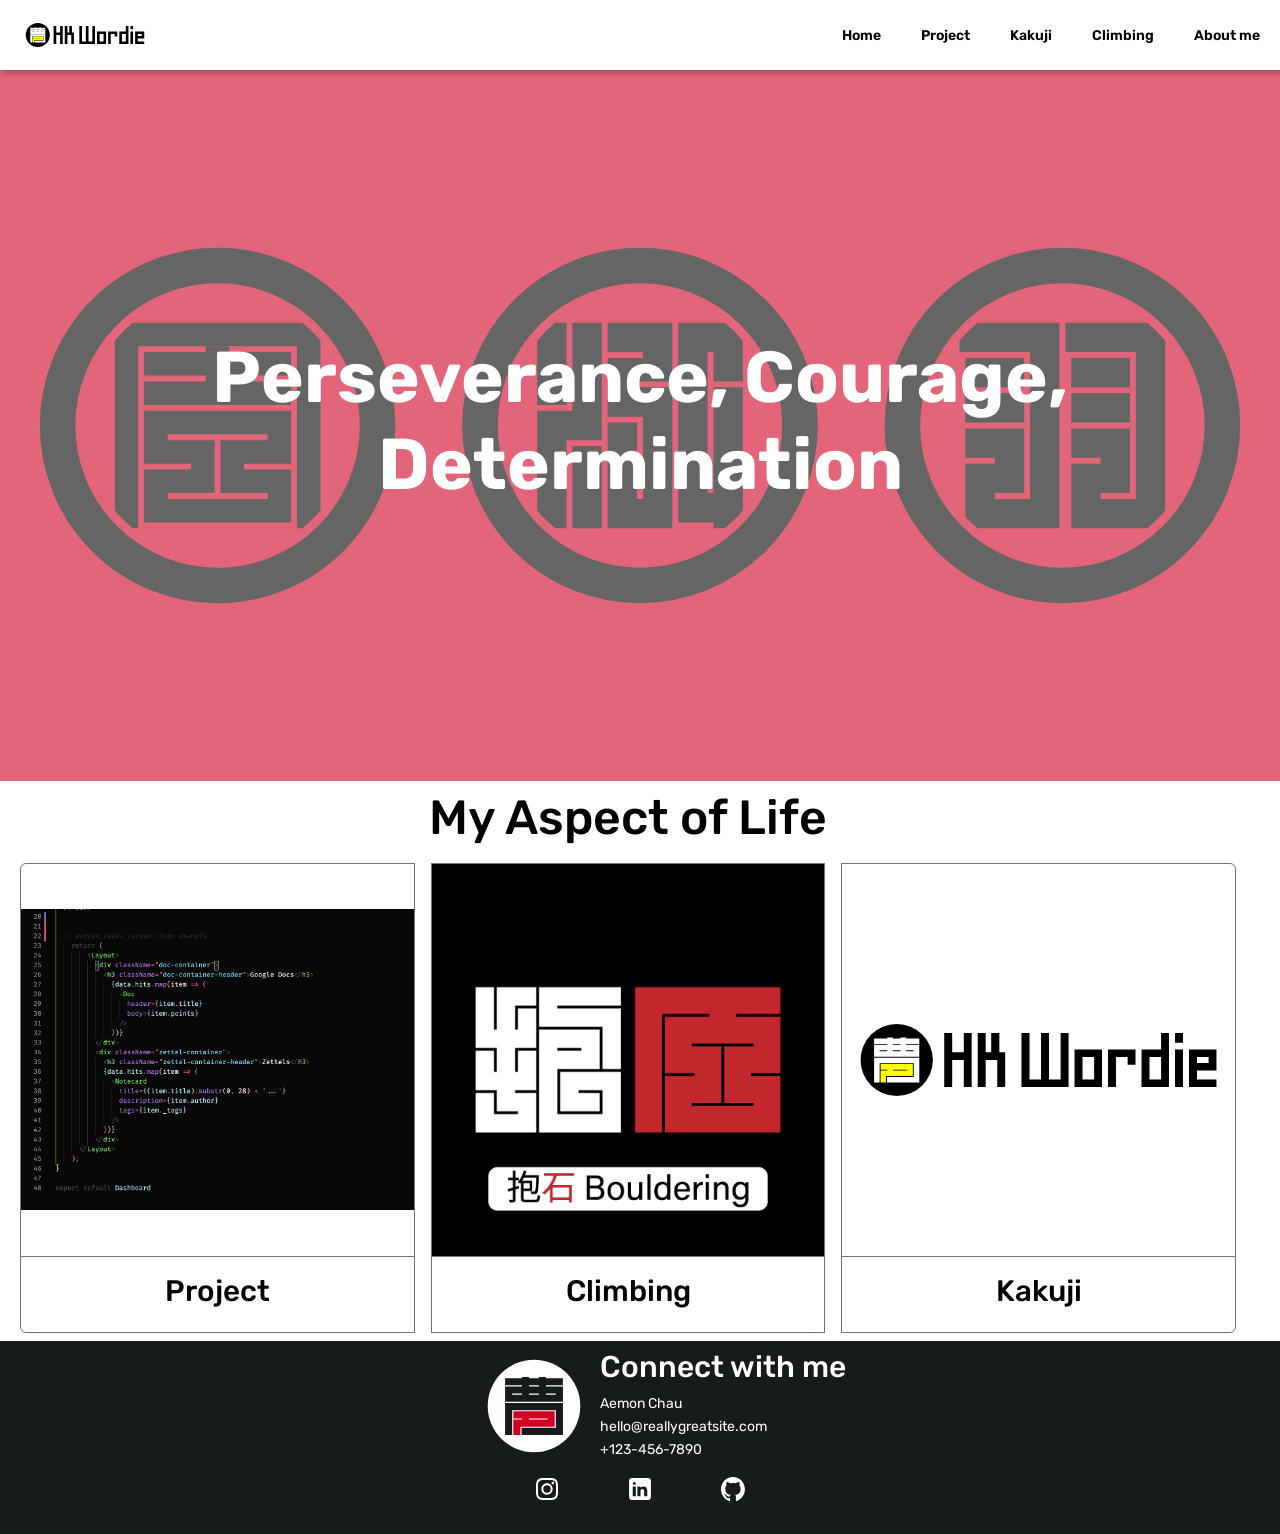
<file: pset 8 - homepage/index.html>
<!DOCTYPE html>

<html lang="en">

    <head>
        <link href="https://cdn.jsdelivr.net/npm/bootstrap@5.2.3/dist/css/bootstrap.min.css" rel="stylesheet" integrity="sha384-rbsA2VBKQhggwzxH7pPCaAqO46MgnOM80zW1RWuH61DGLwZJEdK2Kadq2F9CUG65" crossorigin="anonymous">
        <script src="https://cdn.jsdelivr.net/npm/bootstrap@5.2.3/dist/js/bootstrap.bundle.min.js" integrity="sha384-kenU1KFdBIe4zVF0s0G1M5b4hcpxyD9F7jL+jjXkk+Q2h455rYXK/7HAuoJl+0I4" crossorigin="anonymous"></script>
        <link rel="preconnect" href="https://fonts.googleapis.com">
        <link rel="preconnect" href="https://fonts.gstatic.com" crossorigin>
        <link href="https://fonts.googleapis.com/css2?family=Rubik:ital,wght@0,300..900;1,300..900&display=swap" rel="stylesheet">
        <link href="styles.css" rel="stylesheet">
        <link href="header/header_styles.css" rel="stylesheet">
        <script src="header/header.js"></script>
        <link href="web_banner/web_banner_styles.css" rel="stylesheet">
        <link href="main/main_styles.css" rel="stylesheet">
        <script src="main/main.js"></script>
        <link href="footer/footer_styles.css" rel="stylesheet">
        <meta name="viewport" content="initial-scale=1, width=device-width">
        <title>My Webpage</title>
    </head>

    <body>
        <div class="grid-container">
            <header>
                <nav>
                    <ul class="sidebar">
                        <li onclick=closeSidebar()><a href="#"><svg xmlns="http://www.w3.org/2000/svg" height="24px" viewBox="0 -960 960 960" width="24px" fill="black">
                            <path d="m256-200-56-56 224-224-224-224 56-56 224 224 224-224 56 56-224 224 224 224-56 56-224-224-224 224Z" />
                        </svg></a></li>
                        <li><a href="index.html">Home</a></li>
                        <li><a href="project/project.html">Project</a></li>
                        <li><a href="kakuji/kakuji.html">Kakuji</a></li>
                        <li><a href="#">Climbing</a></li>
                        <li><a href="aboutme/aboutme.html">About me</a></li>
                    </ul>
                    <ul class="headerNavContainer">
                        <li><a href="index.html"><img id="logo" src="image/image/HK_Wordie_long(b).svg" alt="HK Wordie"></a></li>
                        <li class="hideOnMobile"><a href="index.html">Home</a></li>
                        <li class="hideOnMobile"><a href="project/project.html">Project</a></li>
                        <li class="hideOnMobile"><a href="kakuji/kakuji.html">Kakuji</a></li>
                        <li class="hideOnMobile"><a href="#">Climbing</a></li>
                        <li class="hideOnMobile"><a href="aboutme/aboutme.html">About me</a></li>
                        <li class="menu" onclick=showSidebar()><a href="#"><svg xmlns="http://www.w3.org/2000/svg" height="24px" viewBox="0 -960 960 960" width="24px" fill="black">
                            <path d="M120-240v-80h720v80H120Zm0-200v-80h720v80H120Zm0-200v-80h720v80H120Z" />
                        </svg></a></li>
                    </ul>
                </nav>
            </header>
            <div class="webBanner">
                <img src="image/image/my_name(rec).svg" alt="Web banner">
                <div class="slogan">
                    <h1>Perseverance, Courage, Determination</h1>
                </div>
            </div>
            <main class="container-fluid">
                <div class="row">
                    <div class="col-xs-12">
                        <h3 class="text-center">My Aspect of Life</h3>
                    </div>
                </div>
                <div class="row">
                    <div class="col">
                        <div class="card-group">
                            <div class="card m-2 border border-secondary">
                                <a href="project/project.html">
                                        <img src="image/image/coding.png" class="card-img-top object-fit-sm-contain my_image border-bottom border-secondary" alt="project">
                                        <div class="card-body">
                                            <h4 class="card-title text-center">Project</h4>
                                        </div>
                                    </a>
                                </div>

                                <div class="card m-2 border border-secondary">
                                    <a href="#">
                                        <img src="image/image/bouldering.png" class="card-img-top object-fit-sm-contain my_image border-bottom border-secondary" alt="climbing">
                                        <div class="card-body">
                                            <h4 class="card-title text-center">Climbing</h4>
                                        </div>
                                    </a>
                                </div>

                                <div class="card m-2 border border-secondary">
                                    <a href="kakuji/kakuji.html">
                                        <img src="image/image/HK_Wordie_long(b).svg" class="card-img-top object-fit-sm-contain my_image border-bottom border-secondary" alt="Kakuji">
                                        <div class="card-body">
                                            <h4 class="card-title text-center">Kakuji</h4>
                                        </div>
                                    </a>
                                </div>
                            </div>
                        </div>
                    </div>
                </main>
                <footer>
                    <div class="footer_logo">
                        <img src="image/image/HK_Wordie_logo(w).svg" alt="HK Wordie">
                    </div>
                    <div class="footer_connect">
                        <h4>Connect with me</h4>
                        <li>Aemon Chau</li>
                        <li>hello@reallygreatsite.com</li>
                        <li>+123-456-7890</li>
                    </div>
                    <div class="footer_icon">
                        <a href="https://www.instagram.com/hk_wordie?igsh=MWx6Nm56dmhrbWVpZA%3D%3D&utm_source=qr"><img id="instagram" src="image/logo/ig-white.svg" alt="instagram icon"></a>
                        <a href="https://www.linkedin.com/in/aemon-chau-63627917b/"><img id="linkedin" src="image/logo/linkedin.svg" alt="linkedIn icon"></a>
                        <a href="https://github.com/Aemon0722"><img id="github" src="image/logo/github-white.svg" alt="github icon"></a>
                    </div>
                </footer>
            </div>
        </body>

    </html>
</file>
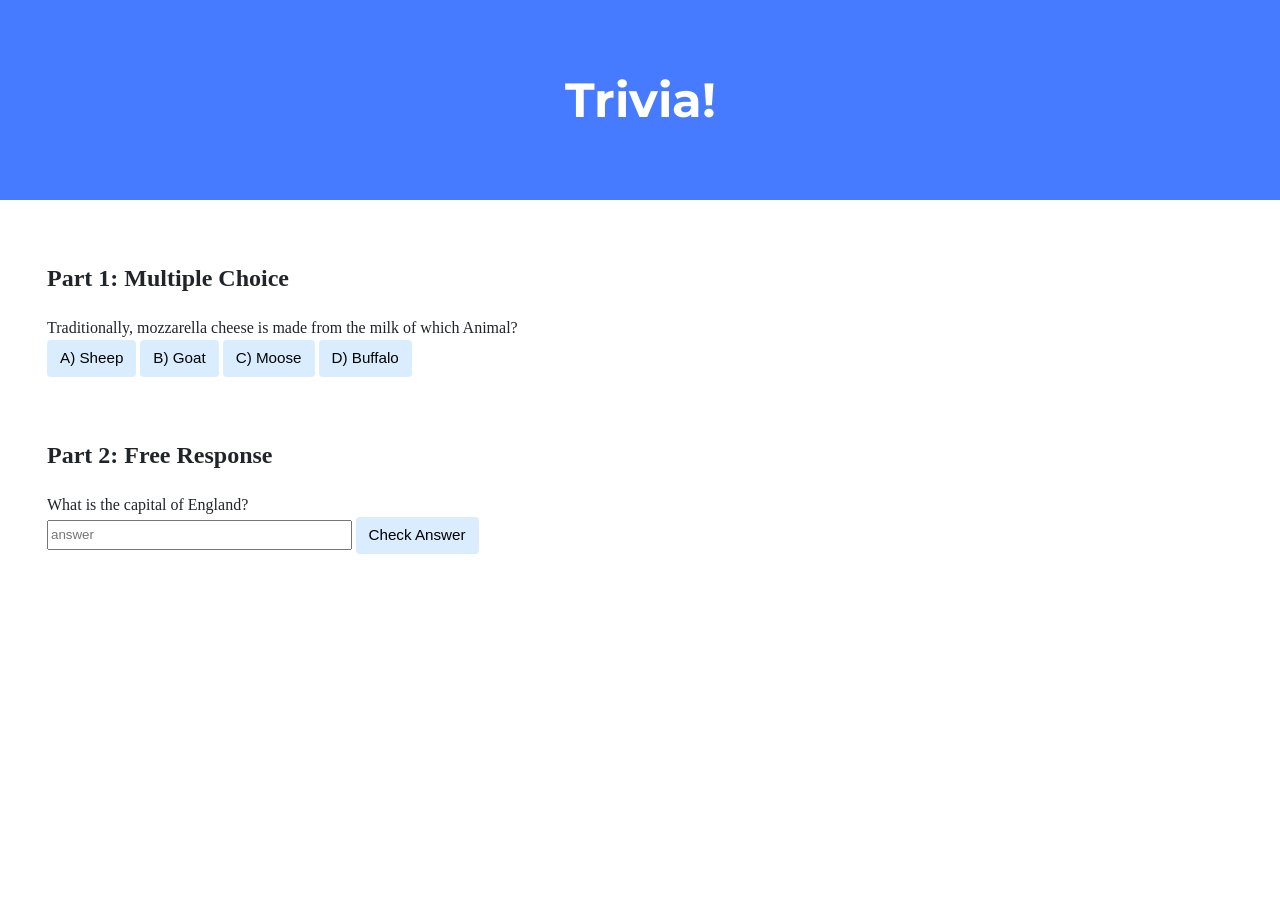
<file: pset 8 - trivia/index.html>
<!DOCTYPE html>

<html lang="en">
    <head>
        <link href="https://fonts.googleapis.com/css2?family=Montserrat:wght@500&display=swap" rel="stylesheet">
        <link href="styles.css" rel="stylesheet">
        <title>Trivia!</title>
        <script>
            // TODO: Add code to check answers to questions
            // make sure all html is ready before running the script
            document.addEventListener("DOMContentLoaded", function(){

                // let choices equal to the array of class choice
                let choices = document.querySelectorAll(".choice");
                let current;
                // as selectorALL return an array, we need to access individual element with forEach
                choices.forEach(function(choice){
                    //When the current choice is clicked
                    choice.addEventListener("click", function(){
                        // if another choice was chosen after current choice is clicked
                        if(current !== undefined && current != choice){
                                // update previous choice background to default
                                current.style.background ="";
                            }
                        // if current choice contains a class correct, which is the correct choice
                        if(choice.classList.contains("correct")){
                            // update the buttom background to green
                            choice.style.background = "green";
                            // Provide mc feedback with correct
                            document.querySelector("#mcFeedback").innerHTML = "Correct";
                            current = choice;
                        }
                        // the currenct choice is incorrect
                        else{
                            choice.style.background = "red";
                            document.querySelector("#mcFeedback").innerHTML = "Incorrect";
                            current = choice;
                        }
                    })
                })
                let answer = document.querySelector("input");
                let check = document.querySelector("#check");
                // When the check button is clicked
                check.addEventListener("click", function(){
                    //if the answer is correct(case insensitive)
                    if (answer.value.toUpperCase() === "LONDON"){
                        answer.style.background = "green";
                        document.querySelector("#ansFeedback").innerHTML = "Correct";
                    }
                    else{
                        answer.style.background = "red";
                        document.querySelector("#ansFeedback").innerHTML = "Incorrect";
                    }
                })
            })
        </script>
    </head>
    <body>
        <div class="header">
            <h1>Trivia!</h1>
        </div>

        <div class="container">
            <div class="section">
                <h2>Part 1: Multiple Choice </h2>
                <!-- TODO: Add multiple choice question here -->
                <hr3>Traditionally, mozzarella cheese is made from the milk of which Animal?</hr3>
                <br>
                <button class="choice incorrect">A) Sheep</button>
                <button class="choice incorrect">B) Goat</button>
                <button class="choice incorrect">C) Moose</button>
                <button class="choice correct">D) Buffalo</button>
                <p id="mcFeedback"> </p>
            </div>

            <div class="section">
                <h2>Part 2: Free Response</h2>
                <!-- TODO: Add free response question here -->
                <hr3>What is the capital of England?</hr3>
                <br>
                <input type="text" placeholder="answer">
                <button id="check">Check Answer</button>
                <p id="ansFeedback"> </p>
            </div>
        </div>
    </body>
</html>
</file>
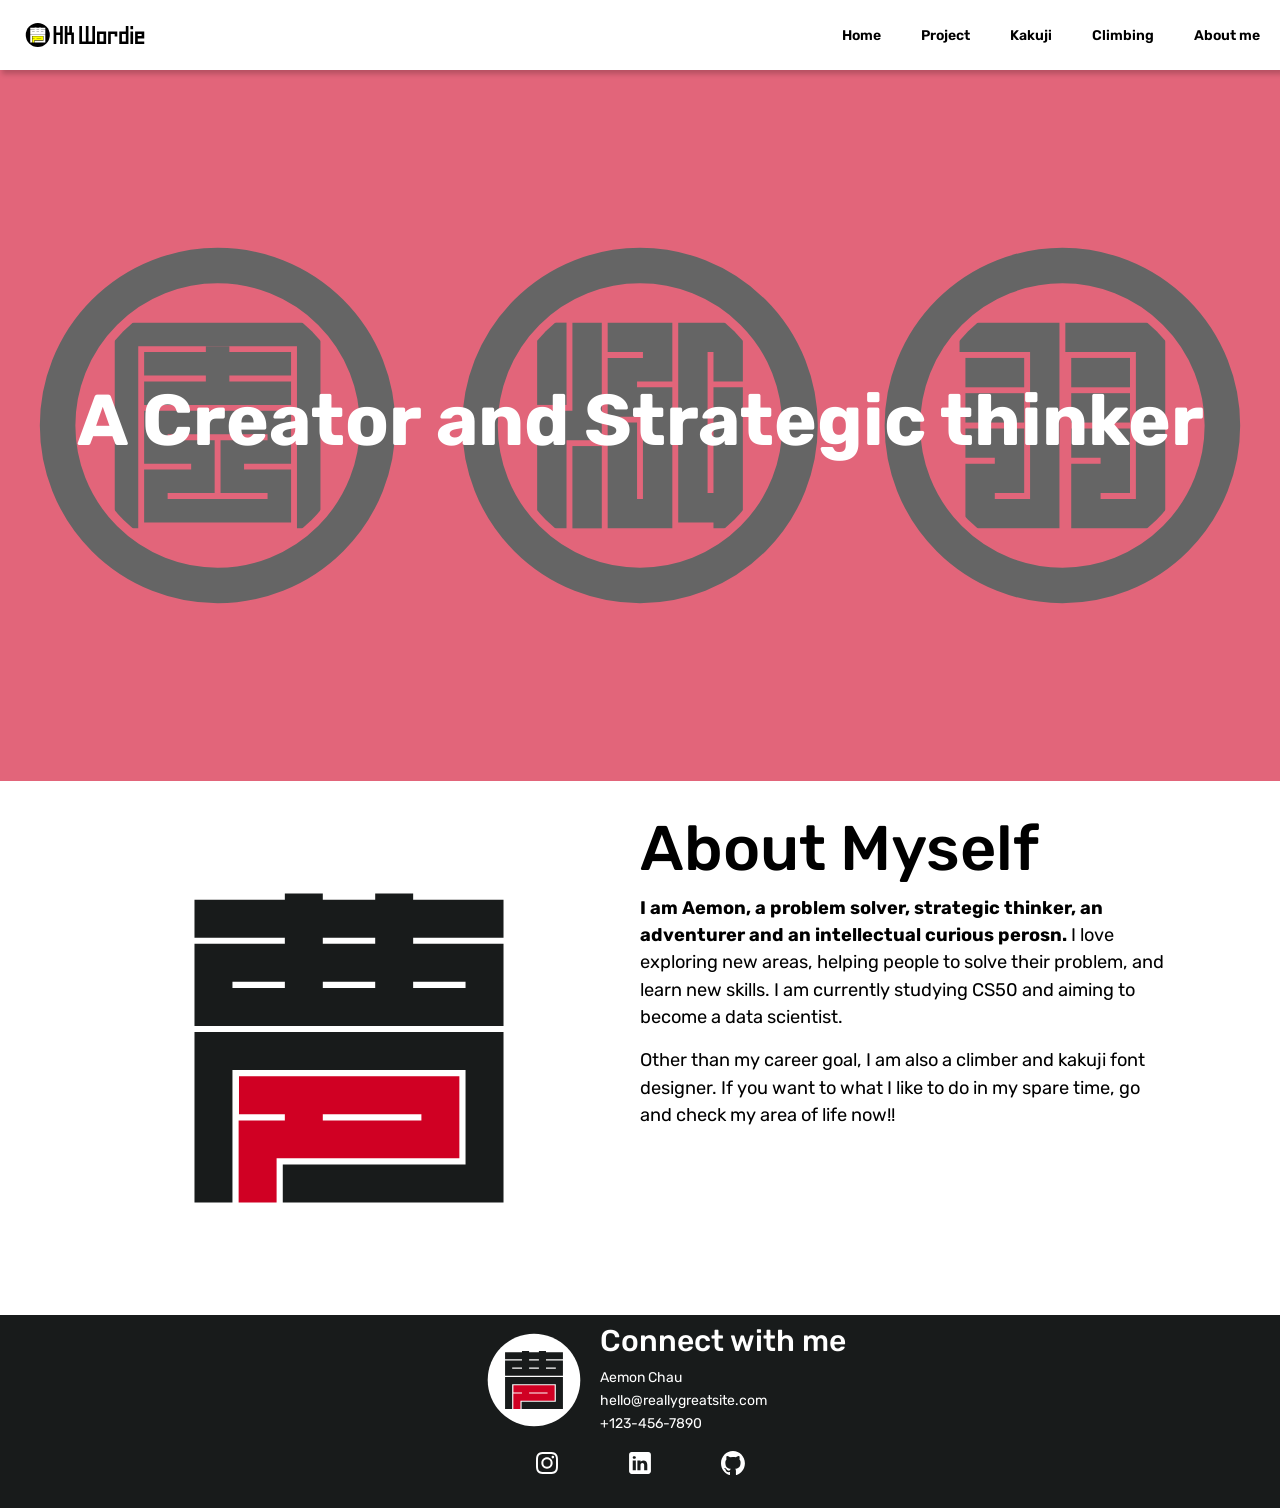
<file: pset 8 - homepage/aboutme/aboutme.html>
<!DOCTYPE html>

<html lang="en">

    <head>
        <link href="https://cdn.jsdelivr.net/npm/bootstrap@5.2.3/dist/css/bootstrap.min.css" rel="stylesheet" integrity="sha384-rbsA2VBKQhggwzxH7pPCaAqO46MgnOM80zW1RWuH61DGLwZJEdK2Kadq2F9CUG65" crossorigin="anonymous">
        <script src="https://cdn.jsdelivr.net/npm/bootstrap@5.2.3/dist/js/bootstrap.bundle.min.js" integrity="sha384-kenU1KFdBIe4zVF0s0G1M5b4hcpxyD9F7jL+jjXkk+Q2h455rYXK/7HAuoJl+0I4" crossorigin="anonymous"></script>
        <link rel="preconnect" href="https://fonts.googleapis.com">
        <link rel="preconnect" href="https://fonts.gstatic.com" crossorigin>
        <link href="https://fonts.googleapis.com/css2?family=Rubik:ital,wght@0,300..900;1,300..900&display=swap" rel="stylesheet">
        <link href="../styles.css" rel="stylesheet">
        <link href="../header/header_styles.css" rel="stylesheet">
        <script src="../header/header.js"></script>
        <link href="../web_banner/web_banner_styles.css" rel="stylesheet">
        <link href="aboutme_styles.css" rel="stylesheet">
        <link href="../footer/footer_styles.css" rel="stylesheet">
        <meta name="viewport" content="initial-scale=1, width=device-width">
        <title>My Webpage</title>
    </head>

    <body>
        <div class="grid-container">
            <header>
                <nav>
                    <ul class="sidebar">
                        <li onclick=closeSidebar()><a href="#"><svg xmlns="http://www.w3.org/2000/svg" height="24px" viewBox="0 -960 960 960" width="24px" fill="black">
                            <path d="m256-200-56-56 224-224-224-224 56-56 224 224 224-224 56 56-224 224 224 224-56 56-224-224-224 224Z" />
                        </svg></a></li>
                        <li><a href="../index.html">Home</a></li>
                        <li><a href="../project/project.html">Project</a></li>
                        <li><a href="../kakuji/kakuji.html">Kakuji</a></li>
                        <li><a href="#">Climbing</a></li>
                        <li><a href="aboutme.html">About me</a></li>
                    </ul>
                    <ul class="headerNavContainer">
                        <li><a href="../index.html"><img id="logo" src="../image/image/HK_Wordie_long(b).svg" alt="HK Wordie"></a></li>
                        <li class="hideOnMobile"><a href="../index.html">Home</a></li>
                        <li class="hideOnMobile"><a href="../project/project.html">Project</a></li>
                        <li class="hideOnMobile"><a href="../kakuji/kakuji.html">Kakuji</a></li>
                        <li class="hideOnMobile"><a href="#">Climbing</a></li>
                        <li class="hideOnMobile"><a href="aboutme.html">About me</a></li>
                        <li class="menu" onclick=showSidebar()><a href="#"><svg xmlns="http://www.w3.org/2000/svg" height="24px" viewBox="0 -960 960 960" width="24px" fill="black">
                            <path d="M120-240v-80h720v80H120Zm0-200v-80h720v80H120Zm0-200v-80h720v80H120Z" />
                        </svg></a></li>
                    </ul>
                </nav>
            </header>
            <div class="webBanner">
                <img src="../image/image/my_name(rec).svg" alt="Web banner">
                <div class="slogan">
                    <h1>A Creator and Strategic thinker</h1>
                </div>
            </div>
            <main class="container">
                <div class="row">
                    <div class="col-sm">
                        <img src="../image/image/HK_Wordie_logo(w).svg" id="self-potrait" alt="self-potrait">
                    </div>
                    <div class="col-sm self-intro">
                        <h2>About Myself</h2>
                        <p><span>I am Aemon, a problem solver, strategic thinker, an adventurer and an intellectual curious perosn.</span> I love exploring new areas, helping people to solve their problem, and
                        learn new skills. I am currently studying CS50 and aiming to become a data scientist.</p>
                        <p>Other than my career goal, I am also a climber and kakuji font designer. If you want to
                            what I like to do in my spare time, go and check my area of life now!!</p>
                    </div>
                </div>
            </main>
            <footer>
                <div class="footer_logo">
                    <img src="../image/image/HK_Wordie_logo(w).svg" alt="HK Wordie">
                </div>
                <div class="footer_connect">
                    <h4>Connect with me</h4>
                    <li>Aemon Chau</li>
                    <li>hello@reallygreatsite.com</li>
                    <li>+123-456-7890</li>
                </div>
                <div class="footer_icon">
                    <a href="https://www.instagram.com/hk_wordie?igsh=MWx6Nm56dmhrbWVpZA%3D%3D&utm_source=qr"><img id="instagram" src="../image/logo/ig-white.svg" alt="instagram icon"></a>
                    <a href="https://www.linkedin.com/in/aemon-chau-63627917b/"><img id="linkedin" src="../image/logo/linkedin.svg" alt="linkedIn icon"></a>
                    <a href="https://github.com/Aemon0722"><img id="github" src="../image/logo/github-white.svg" alt="github icon"></a>
                </div>
            </footer>
        </div>
    </body>
</html>
</file>
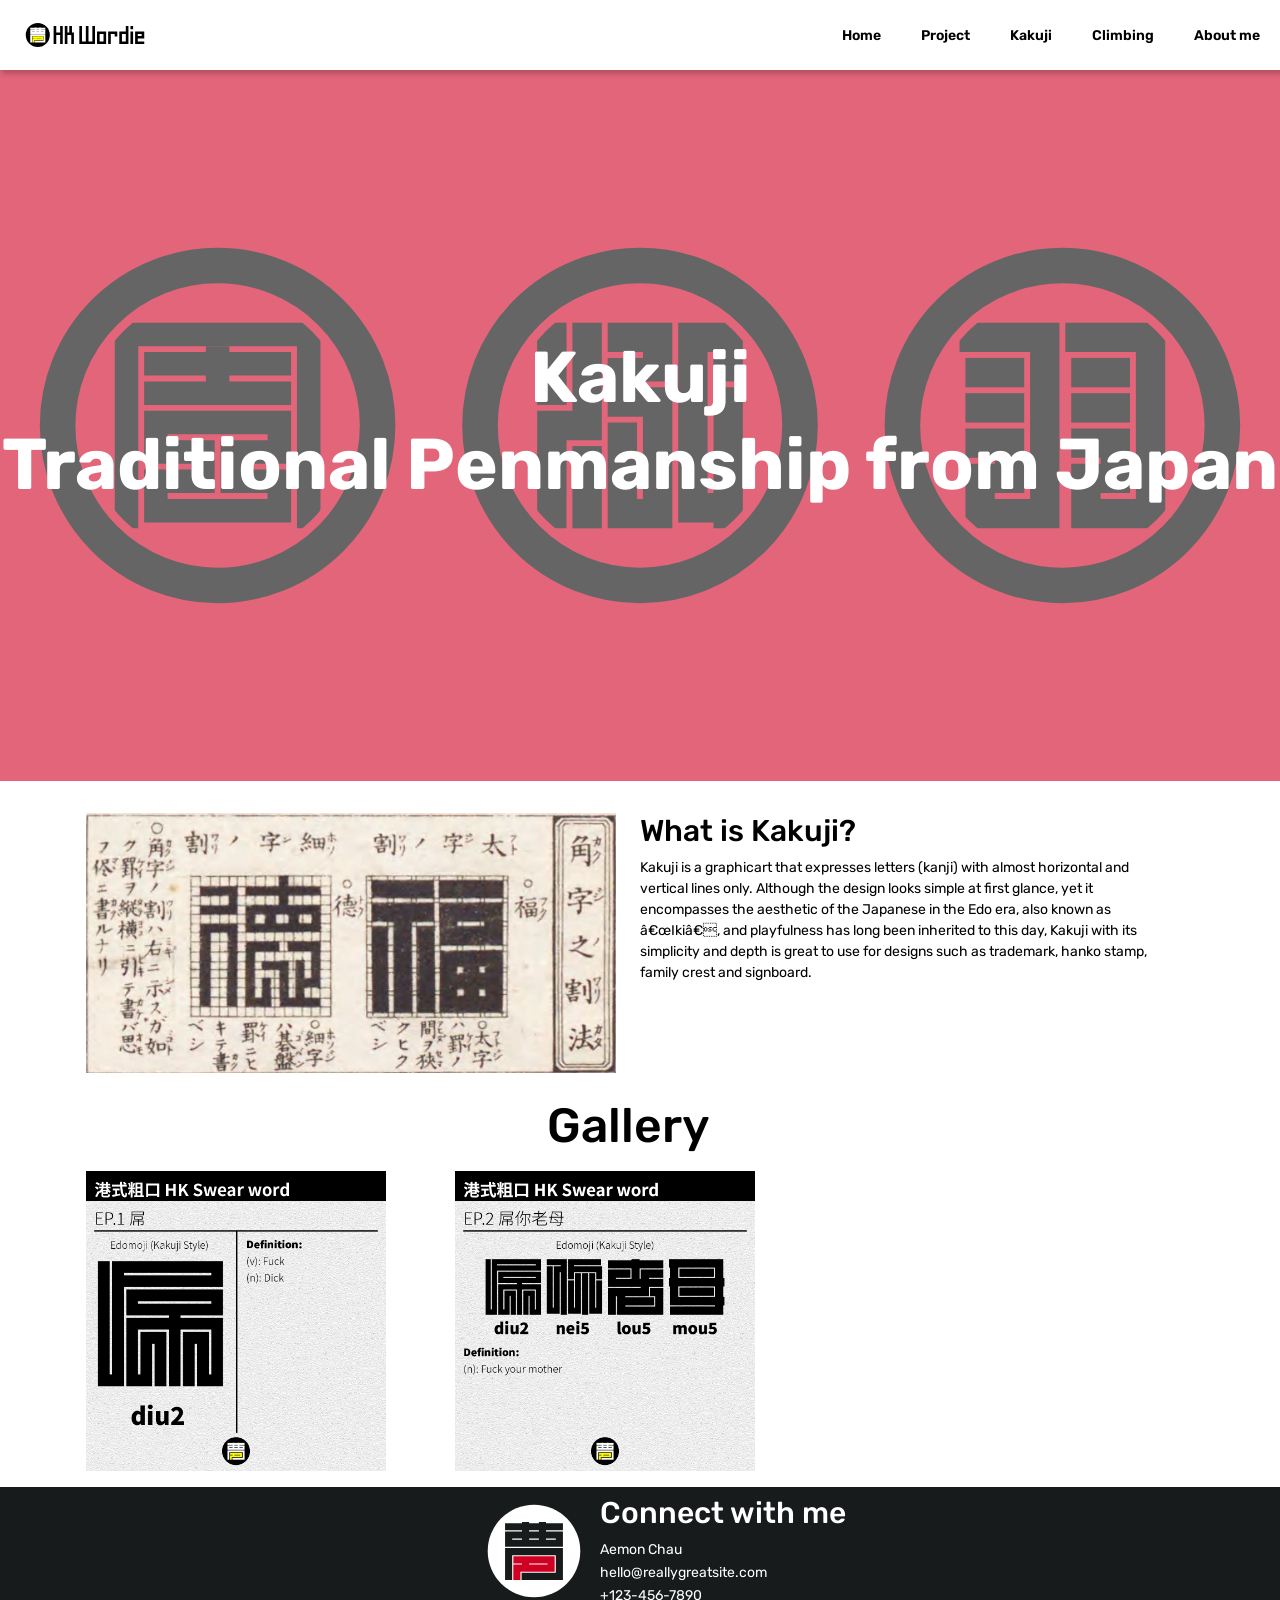
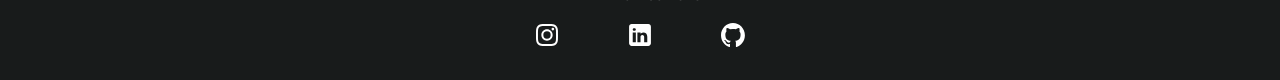
<file: pset 8 - homepage/kakuji/kakuji.html>
<!DOCTYPE html>

<html lang="en">

    <head>
        <link href="https://cdn.jsdelivr.net/npm/bootstrap@5.2.3/dist/css/bootstrap.min.css" rel="stylesheet" integrity="sha384-rbsA2VBKQhggwzxH7pPCaAqO46MgnOM80zW1RWuH61DGLwZJEdK2Kadq2F9CUG65" crossorigin="anonymous">
        <script src="https://cdn.jsdelivr.net/npm/bootstrap@5.2.3/dist/js/bootstrap.bundle.min.js" integrity="sha384-kenU1KFdBIe4zVF0s0G1M5b4hcpxyD9F7jL+jjXkk+Q2h455rYXK/7HAuoJl+0I4" crossorigin="anonymous"></script>
        <link rel="preconnect" href="https://fonts.googleapis.com">
        <link rel="preconnect" href="https://fonts.gstatic.com" crossorigin>
        <link href="https://fonts.googleapis.com/css2?family=Rubik:ital,wght@0,300..900;1,300..900&display=swap" rel="stylesheet">
        <link href="../styles.css" rel="stylesheet">
        <link href="../header/header_styles.css" rel="stylesheet">
        <script src="../header/header.js"></script>
        <link href="../web_banner/web_banner_styles.css" rel="stylesheet">
        <link href="kakuji_styles.css" rel="stylesheet">
        <link href="../footer/footer_styles.css" rel="stylesheet">
        <meta name="viewport" content="initial-scale=1, width=device-width">
        <title>My Webpage</title>
    </head>

    <body>
        <div class="grid-container">
            <header>
                <nav>
                    <ul class="sidebar">
                        <li onclick=closeSidebar()><a href="#"><svg xmlns="http://www.w3.org/2000/svg" height="24px" viewBox="0 -960 960 960" width="24px" fill="black">
                            <path d="m256-200-56-56 224-224-224-224 56-56 224 224 224-224 56 56-224 224 224 224-56 56-224-224-224 224Z" />
                        </svg></a></li>
                        <li><a href="../index.html">Home</a></li>
                        <li><a href="../project/project.html">Project</a></li>
                        <li><a href="kakuji.html">Kakuji</a></li>
                        <li><a href="#">Climbing</a></li>
                        <li><a href="../aboutme/aboutme.html">About me</a></li>
                    </ul>
                    <ul class="headerNavContainer">
                        <li><a href="index.html"><img id="logo" src="../image/image/HK_Wordie_long(b).svg" alt="HK Wordie"></a></li>
                        <li class="hideOnMobile"><a href="../index.html">Home</a></li>
                        <li class="hideOnMobile"><a href="../project/project.html">Project</a></li>
                        <li class="hideOnMobile"><a href="kakuji.html">Kakuji</a></li>
                        <li class="hideOnMobile"><a href="#">Climbing</a></li>
                        <li class="hideOnMobile"><a href="../aboutme/aboutme.html">About me</a></li>
                        <li class="menu" onclick=showSidebar()><a href="#"><svg xmlns="http://www.w3.org/2000/svg" height="24px" viewBox="0 -960 960 960" width="24px" fill="black">
                            <path d="M120-240v-80h720v80H120Zm0-200v-80h720v80H120Zm0-200v-80h720v80H120Z" />
                        </svg></a></li>
                    </ul>
                </nav>
            </header>
            <div class="webBanner">
                <img src="../image/image/my_name(rec).svg" alt="Web banner">
                <div class="slogan">
                    <h1> Kakuji <br> Traditional Penmanship from Japan </h1>
                </div>
            </div>
            <main class="container p-3">
                <div class="row mt-3">
                    <div class="col-sm">
                        <img src="../image/image/kakuji.png" alt="kakuji">
                    </div>
                    <div class="col-sm">
                        <h4>What is Kakuji?</h4>
                        <p>
                            Kakuji is a graphicart that expresses letters (kanji) with almost horizontal and vertical lines only. Although the design looks simple at first glance,
                            yet it encompasses the aesthetic of the Japanese in the Edo era, also known as “Iki”, and playfulness has long been inherited to this day,
                            Kakuji with its simplicity and depth is great to use for designs such as trademark, hanko stamp, family crest and signboard.
                        </p>
                    </div>
                </div>
                <div class="row mt-3">
                    <div class="col-sm-12">
                        <h3 class="text-center p-2">Gallery</h3>
                    </div>
                </div>
                <div class="row mt-10 row-cols-3">
                    <div class="col-xs">
                        <div class="gallery-item" tabindex="0">
                            <img src="../image/hk_swear/ep1_fuck.png" class="gallery-image" alt="fuck">
                        </div>
                    </div>
                    <div class="col-xs">
                        <div class="gallery-item" tabindex="0">
                            <img src="../image/hk_swear/ep2_fym.png" class="gallery-image" alt="fuck your mom">
                        </div>
                    </div>
                </div>
            </main>
            <footer>
                <div class="footer_logo">
                    <img src="../image/image/HK_Wordie_logo(w).svg" alt="HK Wordie">
                </div>
                <div class="footer_connect">
                    <h4>Connect with me</h4>
                    <li>Aemon Chau</li>
                    <li>hello@reallygreatsite.com</li>
                    <li>+123-456-7890</li>
                </div>
                <div class="footer_icon">
                    <a href="https://www.instagram.com/hk_wordie?igsh=MWx6Nm56dmhrbWVpZA%3D%3D&utm_source=qr"><img id="instagram" src="../image/logo/ig-white.svg" alt="instagram icon"></a>
                    <a href="https://www.linkedin.com/in/aemon-chau-63627917b/"><img id="linkedin" src="../image/logo/linkedin.svg" alt="linkedIn icon"></a>
                    <a href="https://github.com/Aemon0722"><img id="github" src="../image/logo/github-white.svg" alt="github icon"></a>
                </div>
            </footer>
        </div>
    </body>
</html>
</file>
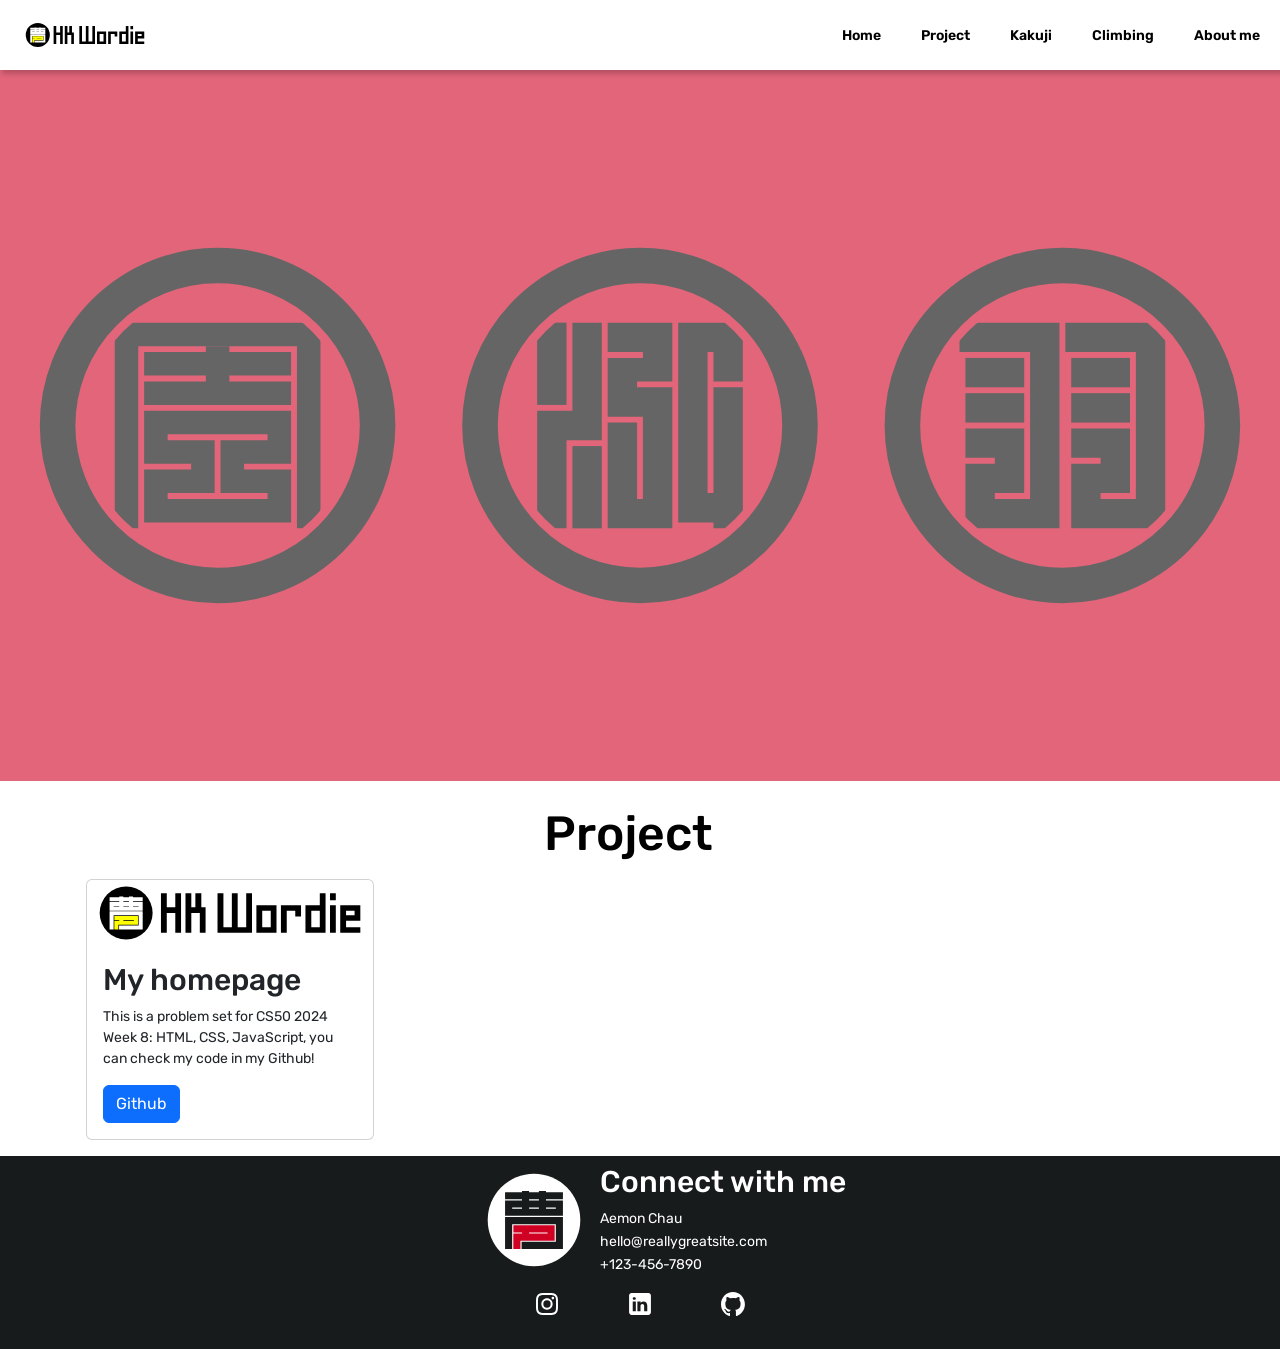
<file: pset 8 - homepage/project/project.html>
<!DOCTYPE html>

<html lang="en">

    <head>
        <link href="https://cdn.jsdelivr.net/npm/bootstrap@5.2.3/dist/css/bootstrap.min.css" rel="stylesheet" integrity="sha384-rbsA2VBKQhggwzxH7pPCaAqO46MgnOM80zW1RWuH61DGLwZJEdK2Kadq2F9CUG65" crossorigin="anonymous">
        <script src="https://cdn.jsdelivr.net/npm/bootstrap@5.2.3/dist/js/bootstrap.bundle.min.js" integrity="sha384-kenU1KFdBIe4zVF0s0G1M5b4hcpxyD9F7jL+jjXkk+Q2h455rYXK/7HAuoJl+0I4" crossorigin="anonymous"></script>
        <link rel="preconnect" href="https://fonts.googleapis.com">
        <link rel="preconnect" href="https://fonts.gstatic.com" crossorigin>
        <link href="https://fonts.googleapis.com/css2?family=Rubik:ital,wght@0,300..900;1,300..900&display=swap" rel="stylesheet">
        <link href="../styles.css" rel="stylesheet">
        <link href="../header/header_styles.css" rel="stylesheet">
        <script src="../header/header.js"></script>
        <link href="../web_banner/web_banner_styles.css" rel="stylesheet">
        <link href="project_styles.css" rel="stylesheet">
        <link href="../footer/footer_styles.css" rel="stylesheet">
        <meta name="viewport" content="initial-scale=1, width=device-width">
        <title>My Webpage</title>
    </head>

    <body>
        <div class="grid-container">
            <header>
                <nav>
                    <ul class="sidebar">
                        <li onclick=closeSidebar()><a href="#"><svg xmlns="http://www.w3.org/2000/svg" height="24px" viewBox="0 -960 960 960" width="24px" fill="black">
                            <path d="m256-200-56-56 224-224-224-224 56-56 224 224 224-224 56 56-224 224 224 224-56 56-224-224-224 224Z" />
                        </svg></a></li>
                        <li><a href="../index.html">Home</a></li>
                        <li><a href="project.html">Project</a></li>
                        <li><a href="../kakuji/kakuji.html">Kakuji</a></li>
                        <li><a href="#">Climbing</a></li>
                        <li><a href="../aboutme/aboutme.html">About me</a></li>
                    </ul>
                    <ul class="headerNavContainer">
                        <li><a href="index.html"><img id="logo" src="../image/image/HK_Wordie_long(b).svg" alt="HK Wordie"></a></li>
                        <li class="hideOnMobile"><a href="../index.html">Home</a></li>
                        <li class="hideOnMobile"><a href="project.html">Project</a></li>
                        <li class="hideOnMobile"><a href="../kakuji/kakuji.html">Kakuji</a></li>
                        <li class="hideOnMobile"><a href="#">Climbing</a></li>
                        <li class="hideOnMobile"><a href="../aboutme/aboutme.html">About me</a></li>
                        <li class="menu" onclick=showSidebar()><a href="#"><svg xmlns="http://www.w3.org/2000/svg" height="24px" viewBox="0 -960 960 960" width="24px" fill="black">
                            <path d="M120-240v-80h720v80H120Zm0-200v-80h720v80H120Zm0-200v-80h720v80H120Z" />
                        </svg></a></li>
                    </ul>
                </nav>
            </header>
            <div class="webBanner">
                <img src="../image/image/my_name(rec).svg" alt="Web banner">
            </div>
            <main class="container p-3">
                <div class="row">
                    <div class="col-sm-12">
                        <h3 class="text-center p-2">Project</h3>
                    </div>
                </div>
                <div class="row">
                    <div class="col-sm-4 mb-3 mb-sm-0">
                        <div class="card" style="width: 18rem;">
                            <img src="../image/image/HK_Wordie_long(b).svg" class="card-img-top" alt="project">
                            <div class="card-body">
                              <h4 class="card-title">My homepage</h4>
                              <p class="card-text">This is a problem set for CS50 2024 Week 8: HTML, CSS, JavaScript, you can check my code in my Github!</p>
                              <a href="#" class="btn btn-primary">Github</a>
                            </div>
                        </div>
                    </div>
                </div>
            </main>
            <footer>
                <div class="footer_logo">
                    <img src="../image/image/HK_Wordie_logo(w).svg" alt="HK Wordie">
                </div>
                <div class="footer_connect">
                    <h4>Connect with me</h4>
                    <li>Aemon Chau</li>
                    <li>hello@reallygreatsite.com</li>
                    <li>+123-456-7890</li>
                </div>
                <div class="footer_icon">
                    <a href="https://www.instagram.com/hk_wordie?igsh=MWx6Nm56dmhrbWVpZA%3D%3D&utm_source=qr"><img id="instagram" src="../image/logo/ig-white.svg" alt="instagram icon"></a>
                    <a href="https://www.linkedin.com/in/aemon-chau-63627917b/"><img id="linkedin" src="../image/logo/linkedin.svg" alt="linkedIn icon"></a>
                    <a href="https://github.com/Aemon0722"><img id="github" src="../image/logo/github-white.svg" alt="github icon"></a>
                </div>
            </footer>
        </div>
    </body>
</html>
</file>
<file: pset 8 - homepage/styles.css>
*{
  box-sizing: border-box;
  max-width: 100%;

  /* check white space
  background: #000 !important;
  color: #0f0 !important;
  outline: solid #f00 1px !important;
  */
}

body{
  width: 100%;
  height: 100vh;
  color: black;
  font-family: "Rubik", sans-serif;
  font-size: 14px;
}

h1{
  font-size: 84px;
  font-weight: 700;
}

h2{
  font-size: 66px;
}

h3{
  font-size: 48px;
}

h4{
  font-size: 30px;
}

.grid-container{
  width: 100%;
  height: 100vh;
  display: grid;
  grid-template-rows: auto auto auto auto;
}
</file>
<file: pset 8 - homepage/header/header_styles.css>
/* set the header as the first row of the gird*/
header{
    position: sticky;
    max-height: 70px;
    z-index: 998;
    top: 0;
    grid-row: 1;
    background-color: white;
    box-shadow: 3px 3px 5px 1px rgb(0, 0, 0, 0.2);
    font-weight: 600;
}

nav ul{
    list-style: none;
    width: 100%
}

.headerNavContainer{
    background-color: white;
    display: flex;
    /* make items start on the left hand side */
    justify-content: flex-end;
    /* make items align on the center */
    align-items: center;
    padding: 0;
    margin: 0;
}

#logo{
    height: 30px;
    /* make the cursor become pointer, which shows user it is clickable */
    cursor: pointer;
}

nav li{
    height: 70px;
}

nav a{
    height: 100%;
    /* make the item has some spacing on the side */
    padding: 0 20px;
    text-decoration: none;
    display: flex;
    align-items: center;
    color: black
}

/* when specifying the element within the list, it makes the element related with other list element */
nav li:first-child{
    /* it push the element to the left by adding margin on the right */
    margin-right: auto;
    padding-left: 0;
}

.sidebar{
    position: fixed; /* when position is fixed, it will be out of the document, meaning flex or grid those layout won't affect it */
    top: 0;
    right: 0;
    height: 100vh;
    width: 250px;
    padding: 0;
    z-index: 999; /*make it always on top of other element*/
    background-color: white;
    box-shadow: -10px 0 10px rgb(0, 0, 0, 0.1);
    display: flex;
    flex-direction: column;
    justify-content: flex-start;
    align-items: flex-start;
}

.sidebar li{
    width: 100%;
}

.sidebar a:hover{
    width: 100%;
    background-color: #f0f0f0;
}

/* make it not display on the screen */
.menu{
    display: none;
}

/* when media is less than 800px width */
@media screen and (max-width: 800px){
    /* make all elements have this class disappear on the screen */
    .hideOnMobile{
        display: none;
    }
    /* make the menu icon appear on the screen */
    .menu{
        display: block;
    }
}
</file>
<file: pset 8 - homepage/web_banner/web_banner_styles.css>
.webBanner{
    grid-row: 2;
    position: relative;
    display: flex;
    justify-content: center;
    align-items: center;
}

.webBanner img{
    position: relative;
    z-index: -1;
    height: 100%;
    width: 100%;
    object-fit: cover;
    opacity: 0.6;
}

.slogan{
    position: absolute;
    width: 100%;
    color: white;
    text-align: center;
}

.slogan h1{
    font-size: calc(1.3rem + 3.3vw);
}

.slogan p{
    padding: 0 1rem;
}

@media screen and (min-width: 1200px) {
    .slogan h1{
      font-size: 4.5rem;
    }
}
</file>
<file: pset 8 - homepage/main/main_styles.css>
main{
    grid-row: 3;
    display: grid;
}

main h3{
    margin-top: 8px;
}

.card{
    justify-content: center;
    align-items: center;
}

main a{
    width: 100%;
    height: 100%;
    text-decoration: none;
    color: black;
}

main a:hover{
    opacity: 0.7;
}

main img{
    display: flex;
    align-items: center;
    height: 400px;
    width: auto;
    object-fit: contain;
}

main h3 {
    font-size: calc(1rem + 3vw);
}

.card-title{
    font-size: calc(0.5rem + 2vw);
}


@media screen and (min-width: 1200px) {
    main h3{
      font-size: 3rem;
    }
    .card-title{
        font-size: calc(1.85rem);
    }
}
</file>
<file: pset 8 - homepage/footer/footer_styles.css>
footer{
    grid-row: 4;
    display: grid;
    grid-template-columns: repeat(auto-fit, minmax(150px, auto));
    grid-template-rows: auto;
    gap: 1rem;
    background-color: #181B1B;
    color: white;
}

footer li{
    list-style: none;
    margin-bottom: 2px;
}

footer li:last-child{
    margin-bottom: 0;
}

.footer_logo{
    grid-row: 1;
    grid-column: 1;
    justify-self: end;
    align-self: center;
}

.footer_logo img{
    margin-top: 10px;
    min-width: 100px;
    max-width: 150px;
}

.footer_connect{
    grid-row: 1;
    grid-column: 2;
    align-self: center;
}

.footer_connect h4{
    margin-top: 8px;
}

.footer_icon{
    grid-row: 2;
    grid-column: span 2;
    justify-self: center;
    align-self: top;
}

.footer_icon a{
    display: inline-block;
    margin-right: 4rem;
    margin-bottom: 2rem;
}

.footer_icon a:last-child{
    margin-right: 0
}

#instagram{
    width: 26px;
    padding: 2px;
}

#linkedin{
    width: 26px;
}

#github{
    width: 26.3px;
    padding: 1px;
}

@media screen and (max-width:400px){
    .footer_logo, .footer_connect, .footer_icon {
        grid-row: auto;
        grid-column: auto;
    }
    .footer_connect{
        text-align: center;
    }
    footer{
        display: flex;
        gap: 8px;
        flex-direction: column;
        justify-content: center;
        align-items: center;
    }
}
</file>
<file: pset 8 - trivia/styles.css>
body {
    background-color: #fff;
    color: #212529;
    font-size: 1rem;
    font-weight: 400;
    line-height: 1.5;
    margin: 0;
    text-align: left;
}

.container {
    margin-left: auto;
    margin-right: auto;
    padding-left: 15px;
    padding-right: 15px;
}

.header {
    background-color: #477bff;
    color: #fff;
    margin-bottom: 2rem;
    padding: 2rem 1rem;
    text-align: center;
}

.section {
    padding: 0.5rem 2rem 1rem 2rem;
}

.section:hover {
    background-color: #f5f5f5;
    transition: color 2s ease-in-out, background-color 0.15s ease-in-out;
}

h1 {
    font-family: 'Montserrat', sans-serif;
    font-size: 48px;
}

button, input[type="submit"] {
    background-color: #d9edff;
    border: 1px solid transparent;
    border-radius: 0.25rem;
    font-size: 0.95rem;
    font-weight: 400;
    line-height: 1.5;
    padding: 0.375rem 0.75rem;
    text-align: center;
    transition: color 0.15s ease-in-out, background-color 0.15s ease-in-out, border-color 0.15s ease-in-out, box-shadow 0.15s ease-in-out;
    vertical-align: middle;
}


input[type="text"] {
    line-height: 1.8;
    width: 25%;
}

input[type="text"]:hover {
    background-color: #f5f5f5;
    transition: color 2s ease-in-out, background-color 0.15s ease-in-out;
}
</file>
<file: pset 8 - homepage/aboutme/aboutme_styles.css>
main{
    grid-row: 3;
}

.self-intro h2{
    font-size: calc(1.3rem + 3.3vw);
    padding-top: 30px;
}

main span{
    font-weight: bold;
}

.self-intro p{
    font-size: calc(0.5rem + 0.8vw);
}
</file>
<file: pset 8 - homepage/kakuji/kakuji_styles.css>
.gallery-image{
    width: 300px;
}
</file>
<file: pset 8 - homepage/project/project_styles.css>
main{
    grid-row: 3;
}

main h3{
    font-size: calc(1rem + 2.5vw);
    padding-top: 1rem;
}
</file>
